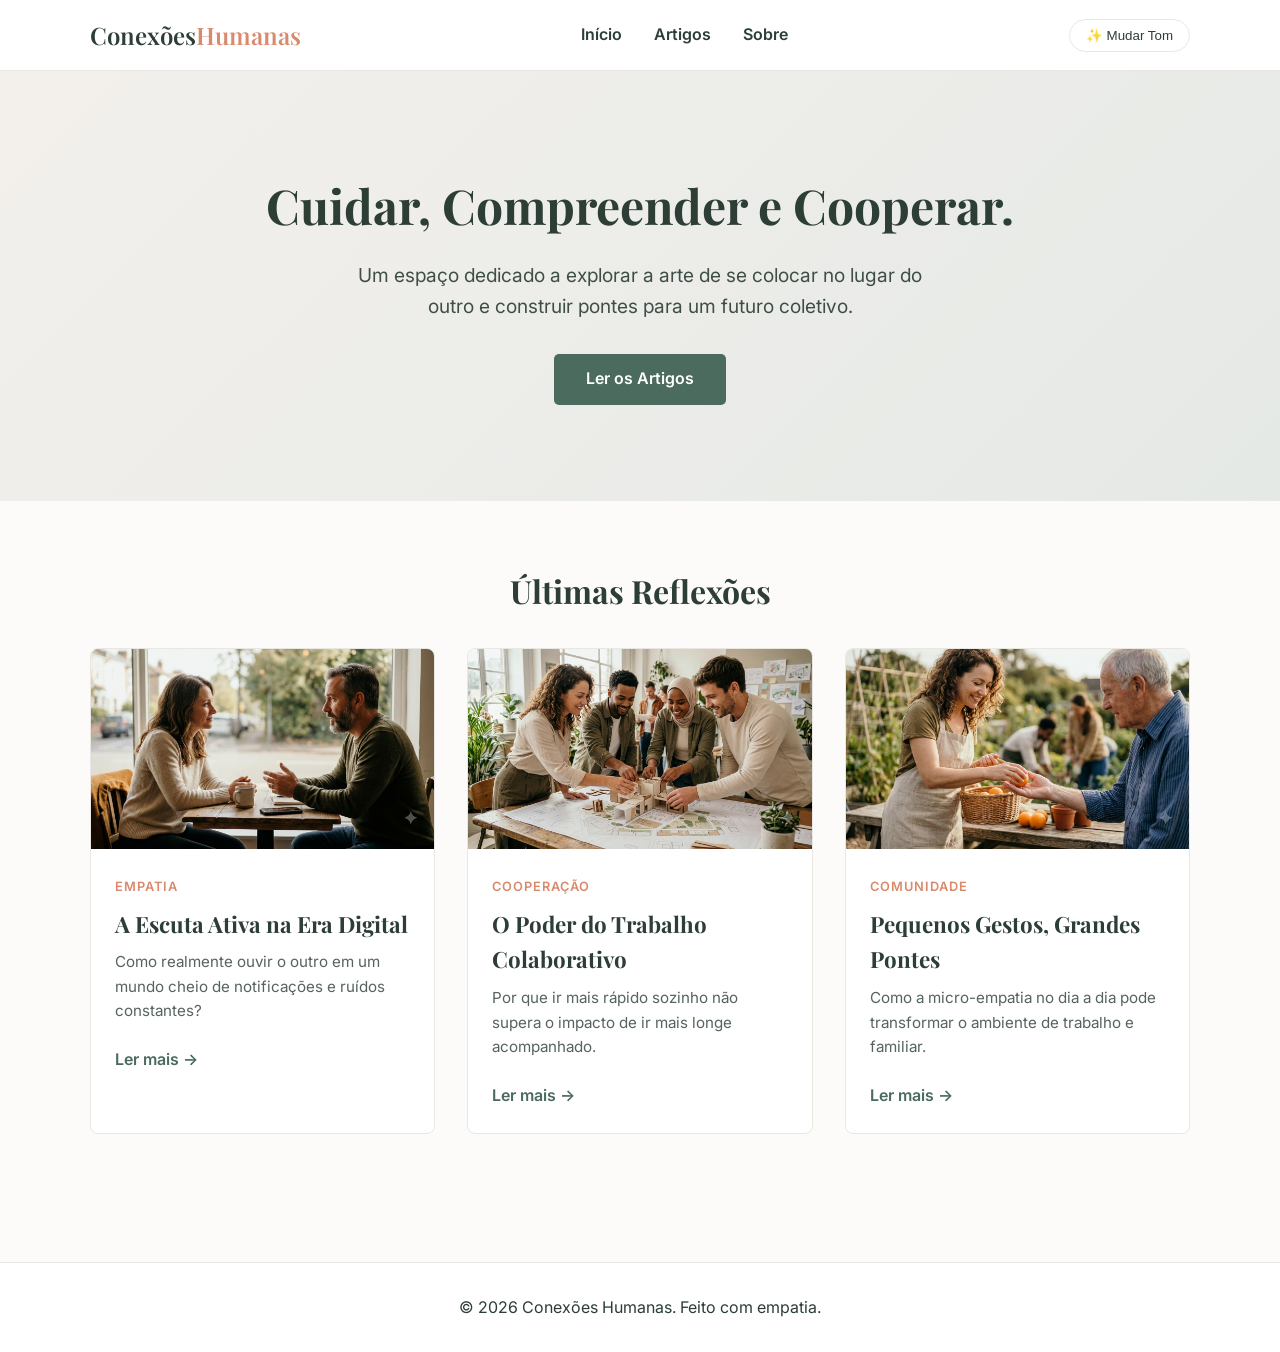
<file: index.html>
<!DOCTYPE html>
<html lang="pt-BR">
<head>
    <meta charset="UTF-8">
    <meta name="viewport" content="width=device-width, initial-scale=1.0">
    <title>Conexões Humanas | Empatia & Cooperação</title>
    <link rel="stylesheet" href="style.css">
    <script src="script.js"></script>
    <link rel="preconnect" href="https://fonts.googleapis.com">
    <link rel="preconnect" href="https://fonts.gstatic.com" crossorigin>
    <link href="https://fonts.googleapis.com/css2?family=Inter:wght@300;400;600&family=Playfair+Display:ital,wght@0,600;1,400&display=swap" rel="stylesheet">
</head>
<body>

    <header class="navbar">
        <div class="container">
            <a href="#" class="logo">Conexões<span>Humanas</span></a>
            <nav>
                <ul class="nav-links">
                    <li><a href="#inicio">Início</a></li>
                    <li><a href="#posts">Artigos</a></li>
                    <li><a href="#sobre">Sobre</a></li>
                </ul>
            </nav>
            <button id="theme-toggle" class="btn-toggle">✨ Mudar Tom</button>
        </div>
    </header>

    <section id="inicio" class="hero">
        <div class="container hero-content">
            <h1>Cuidar, Compreender e Cooperar.</h1>
            <p>Um espaço dedicado a explorar a arte de se colocar no lugar do outro e construir pontes para um futuro coletivo.</p>
            <a href="#posts" class="btn-primary">Ler os Artigos</a>
        </div>
    </section>

    <main id="posts" class="container section">
        <h2 class="section-title">Últimas Reflexões</h2>
        
        <div class="blog-grid">
            <article class="post-card">
                <img src="img/escuta-ativa.png" alt="Duas pessoas conversando atentamente em um café" class="post-image">
                <div class="post-content">
                    <span class="category">Empatia</span>
                    <h3>A Escuta Ativa na Era Digital</h3>
                    <p>Como realmente ouvir o outro em um mundo cheio de notificações e ruídos constantes?</p>
                    <a href="escuta-ativa.html" class="read-more">Ler mais &rarr;</a>
                </div>
            </article>

            <article class="post-card">
                <img src="img/trabalho-colaborativo.png" alt="Equipe unindo as mãos sobre um projeto de design" class="post-image">
                <div class="post-content">
                    <span class="category">Cooperação</span>
                    <h3>O Poder do Trabalho Colaborativo</h3>
                    <p>Por que ir mais rápido sozinho não supera o impacto de ir mais longe acompanhado.</p>
                    <a href="trabalho-colaborativo.html" class="read-more">Ler mais &rarr;</a>
                </div>
            </article>

            <article class="post-card">
                <img src="img/pequenos-gestos.png" alt="Uma pessoa ajudando outra com compras no mercado" class="post-image">
                <div class="post-content">
                    <span class="category">Comunidade</span>
                    <h3>Pequenos Gestos, Grandes Pontes</h3>
                    <p>Como a micro-empatia no dia a dia pode transformar o ambiente de trabalho e familiar.</p>
                    <a href="pequenos-gestos.html" class="read-more">Ler mais &rarr;</a>
                </div>
            </article>
        </div>
    </main>

    <footer>
        <div class="container footer-content">
            <p>&copy; 2026 Conexões Humanas. Feito com empatia.</p>
        </div>
    </footer>

    
</body>
</html>
</file>
<file: style.css>
/* --- Variáveis de Cor e Reset --- */
:root {
    --bg-color: #fcfbfa;
    --text-color: #2c3e35;
    --primary-color: #4a6b5d; /* Verde Cooperativo */
    --accent-color: #d98a6c;  /* Tom Quente Empático */
    --card-bg: #ffffff;
    --border-color: #eae7e2;
    --transition: all 0.3s ease;
}

/* Modo Escuro/Suave alternativo */
[data-theme="dark"] {
    --bg-color: #1e2723;
    --text-color: #f4f6f5;
    --card-bg: #28342e;
    --border-color: #384740;
}

* {
    margin: 0;
    padding: 0;
    box-sizing: border-box;
}

body {
    font-family: 'Inter', sans-serif;
    background-color: var(--bg-color);
    color: var(--text-color);
    line-height: 1.6;
    transition: var(--transition);
}

.container {
    width: 90%;
    max-width: 1100px;
    margin: 0 auto;
}

/* --- Navbar --- */
.navbar {
    background-color: var(--card-bg);
    border-bottom: 1px solid var(--border-color);
    position: sticky;
    top: 0;
    z-index: 100;
    padding: 1rem 0;
}

.navbar .container {
    display: flex;
    justify-content: space-between;
    align-items: center;
}

.logo {
    font-family: 'Playfair Display', serif;
    font-size: 1.5rem;
    font-weight: 600;
    text-decoration: none;
    color: var(--text-color);
}

.logo span {
    color: var(--accent-color);
}

.nav-links {
    display: flex;
    list-style: none;
    gap: 2rem;
}

.nav-links a {
    text-decoration: none;
    color: var(--text-color);
    font-weight: 600;
    transition: var(--transition);
}

.nav-links a:hover {
    color: var(--primary-color);
}

.btn-toggle {
    background: none;
    border: 1px solid var(--border-color);
    padding: 0.5rem 1rem;
    border-radius: 20px;
    cursor: pointer;
    color: var(--text-color);
    transition: var(--transition);
}

.btn-toggle:hover {
    background-color: var(--primary-color);
    color: white;
}

/* --- Hero Section --- */
.hero {
    padding: 6rem 0;
    text-align: center;
    background: linear-gradient(135deg, #f3f0ec 0%, #e5e9e6 100%);
}

[data-theme="dark"] .hero {
    background: linear-gradient(135deg, #232d29 0%, #171f1c 100%);
}

.hero h1 {
    font-family: 'Playfair Display', serif;
    font-size: 3rem;
    margin-bottom: 1rem;
}

.hero p {
    font-size: 1.2rem;
    max-width: 600px;
    margin: 0 auto 2rem auto;
    opacity: 0.9;
}

.btn-primary {
    display: inline-block;
    background-color: var(--primary-color);
    color: white;
    padding: 0.8rem 2rem;
    text-decoration: none;
    border-radius: 5px;
    font-weight: 600;
    transition: var(--transition);
}

.btn-primary:hover {
    background-color: var(--accent-color);
}

/* --- Grid de Posts --- */
.section {
    padding: 4rem 0;
}

.section-title {
    font-family: 'Playfair Display', serif;
    font-size: 2rem;
    margin-bottom: 2rem;
    text-align: center;
}

.blog-grid {
    display: grid;
    grid-template-columns: repeat(auto-fit, minmax(300px, 1fr));
    gap: 2rem;
}

.post-card {
    background-color: var(--card-bg);
    border: 1px solid var(--border-color);
    border-radius: 8px;
    overflow: hidden;
    transition: var(--transition);
}

.post-card:hover {
    transform: translateY(-5px);
    box-shadow: 0 10px 20px rgba(0,0,0,0.05);
}

/* Cores temporárias para simular imagens */
.post-image {
    height: 200px;
}
.placeholder-empatia { background-color: #ebdcd5; }
.placeholder-cooperacao { background-color: #d1ded8; }
.placeholder-comunidade { background-color: #e2ded1; }

.post-content {
    padding: 1.5rem;
}

.category {
    font-size: 0.8rem;
    text-transform: uppercase;
    letter-spacing: 1px;
    color: var(--accent-color);
    font-weight: 600;
}

.post-content h3 {
    font-family: 'Playfair Display', serif;
    margin: 0.5rem 0;
    font-size: 1.4rem;
}

.post-content p {
    font-size: 0.95rem;
    opacity: 0.8;
    margin-bottom: 1.5rem;
}

.read-more {
    text-decoration: none;
    color: var(--primary-color);
    font-weight: 600;
}

/* --- Rodapé --- */
footer {
    text-align: center;
    padding: 2rem 0;
    border-top: 1px solid var(--border-color);
    background-color: var(--card-bg);
    margin-top: 4rem;
}

/* ==========================================================================
   Estilos para as Páginas de Artigos Individuais
   ========================================================================== */

/* Container específico para ler o artigo sem espremer o menu */
.article-container {
    width: 90%;
    max-width: 740px; /* Largura ideal para leitura confortável */
    margin: 4rem auto;
}

.article-header {
    text-align: center;
    margin-bottom: 3rem;
}

.article-header h1 {
    font-family: 'Playfair Display', serif;
    font-size: 2.8rem;
    margin-top: 0.5rem;
    margin-bottom: 1rem;
    line-height: 1.2;
}

.article-meta {
    color: var(--accent-color);
    font-weight: 600;
    font-size: 0.9rem;
    text-transform: uppercase;
    letter-spacing: 1px;
}

.article-body {
    font-size: 1.15rem;
    line-height: 1.8;
}

.article-body p {
    margin-bottom: 1.5rem;
    opacity: 0.9;
}

.article-body h2 {
    font-family: 'Playfair Display', serif;
    margin: 2.5rem 0 1rem 0;
    font-size: 1.8rem;
    color: var(--primary-color);
}

.article-body ul {
    margin-bottom: 1.5rem;
    padding-left: 1.5rem;
}

.article-body li {
    margin-bottom: 0.5rem;
}

.back-link {
    display: inline-block;
    margin-top: 3rem;
    color: var(--primary-color);
    text-decoration: none;
    font-weight: 600;
    transition: var(--transition);
}

.back-link:hover {
    color: var(--accent-color);
    transform: translateX(-5px);
}

/* Ajuste de responsividade para telas menores */
@media (max-width: 600px) {
    .article-header h1 {
        font-size: 2rem;
    }
}

.post-image {
    width: 100%;       /* Ocupa toda a largura do card */
    height: 200px;      /* Mantém a altura fixa que definimos antes */
    object-fit: cover;  /* Corta a imagem elegantemente para preencher o espaço sem distorcer */
    display: block;
}
</file>
